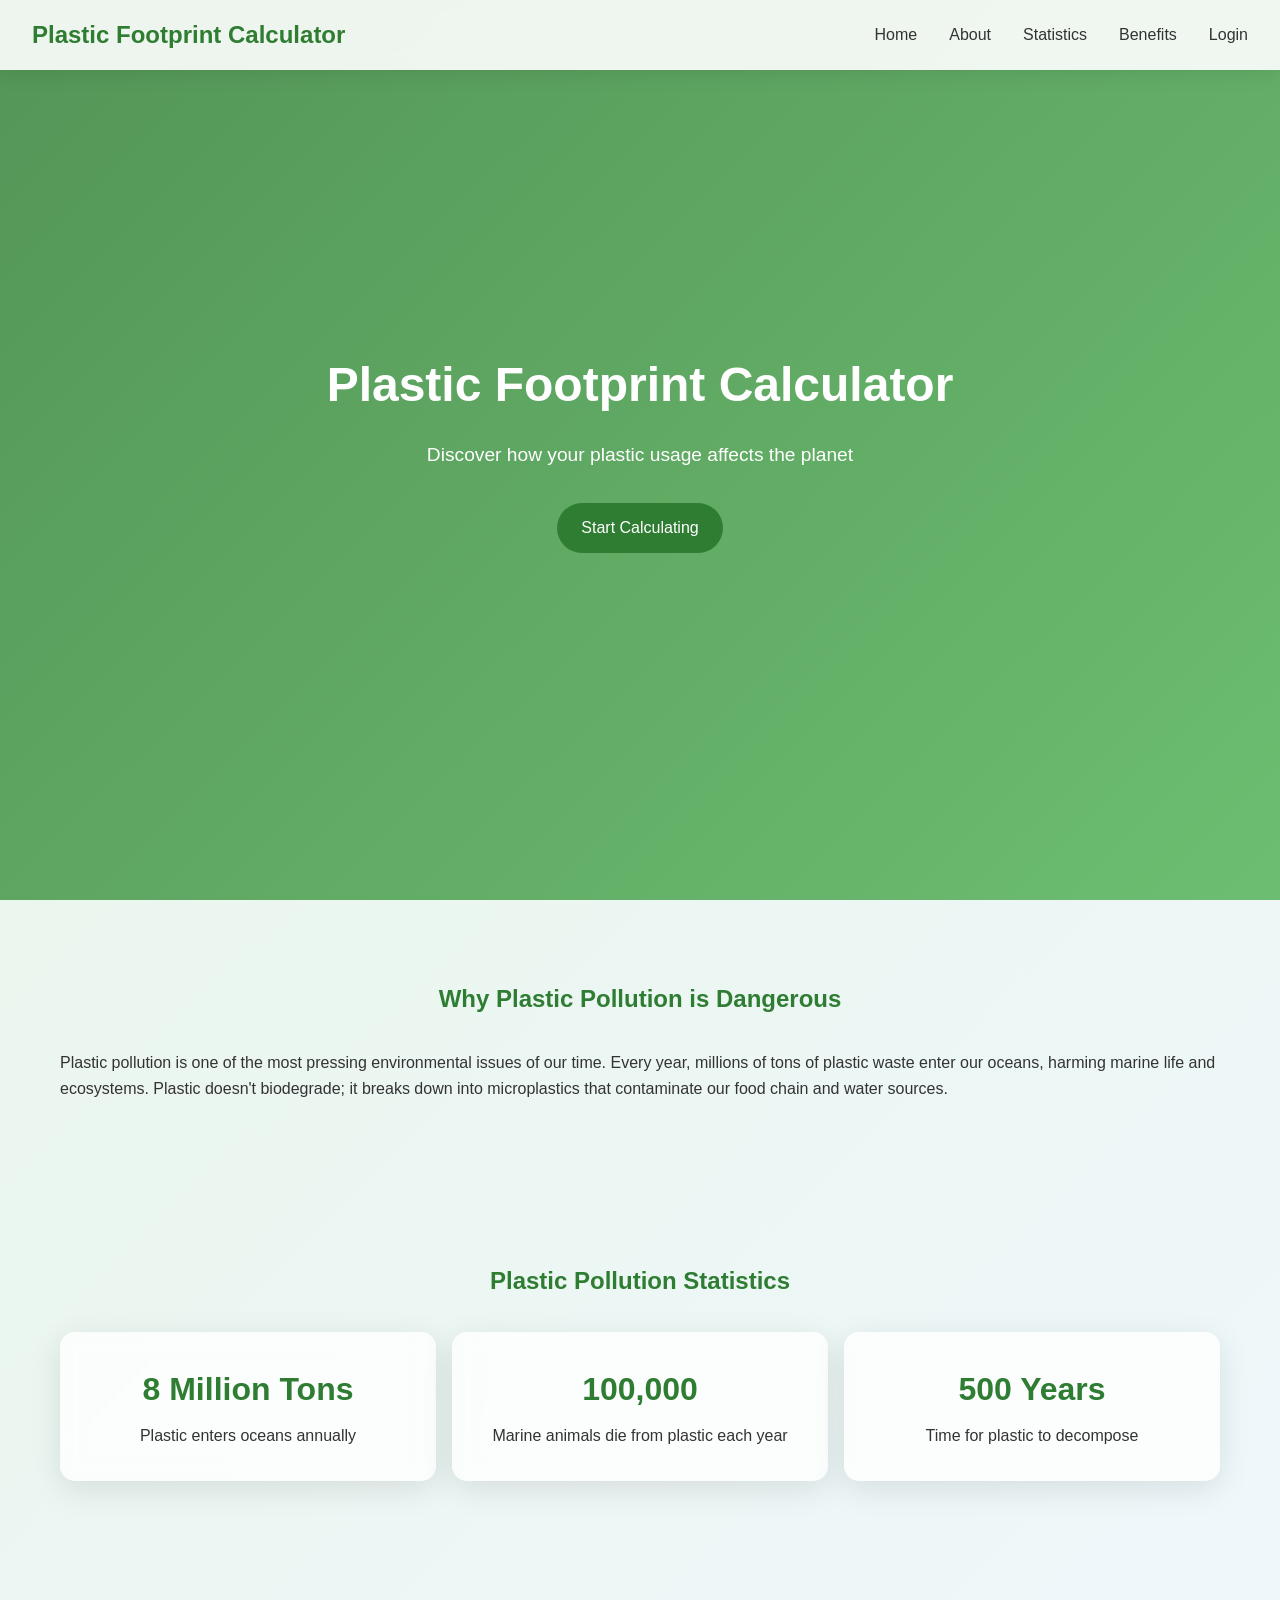
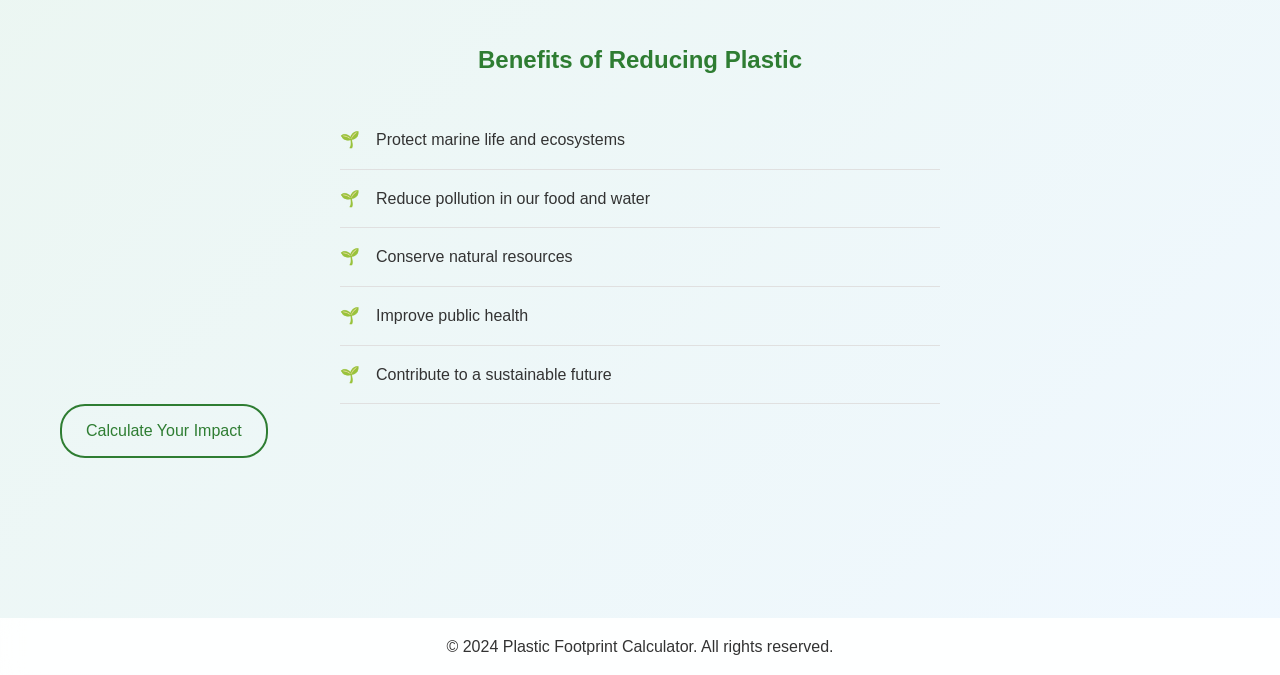
<file: index.html>
<!DOCTYPE html>
<html lang="en">
<head>
    <meta charset="UTF-8">
    <meta name="viewport" content="width=device-width, initial-scale=1.0">
    <title>Plastic Footprint Calculator - Home</title>
    <link rel="stylesheet" href="style.css">
</head>
<body>
    <header>
        <nav>
            <div class="logo">Plastic Footprint Calculator</div>
            <ul>
                <li><a href="#home">Home</a></li>
                <li><a href="#about">About</a></li>
                <li><a href="#stats">Statistics</a></li>
                <li><a href="#benefits">Benefits</a></li>
                <li><a href="login.html">Login</a></li>
            </ul>
        </nav>
    </header>

    <section id="home" class="hero">
        <div class="hero-content">
            <h1>Plastic Footprint Calculator</h1>
            <p>Discover how your plastic usage affects the planet</p>
            <a href="login.html" class="btn-primary">Start Calculating</a>
        </div>
    </section>

    <section id="about" class="section">
        <div class="container">
            <h2>Why Plastic Pollution is Dangerous</h2>
            <p>Plastic pollution is one of the most pressing environmental issues of our time. Every year, millions of tons of plastic waste enter our oceans, harming marine life and ecosystems. Plastic doesn't biodegrade; it breaks down into microplastics that contaminate our food chain and water sources.</p>
        </div>
    </section>

    <section id="stats" class="section">
        <div class="container">
            <h2>Plastic Pollution Statistics</h2>
            <div class="stats-grid">
                <div class="stat-card">
                    <h3>8 Million Tons</h3>
                    <p>Plastic enters oceans annually</p>
                </div>
                <div class="stat-card">
                    <h3>100,000</h3>
                    <p>Marine animals die from plastic each year</p>
                </div>
                <div class="stat-card">
                    <h3>500 Years</h3>
                    <p>Time for plastic to decompose</p>
                </div>
            </div>
        </div>
    </section>

    <section id="benefits" class="section">
        <div class="container">
            <h2>Benefits of Reducing Plastic</h2>
            <ul class="benefits-list">
                <li>Protect marine life and ecosystems</li>
                <li>Reduce pollution in our food and water</li>
                <li>Conserve natural resources</li>
                <li>Improve public health</li>
                <li>Contribute to a sustainable future</li>
            </ul>
            <a href="login.html" class="btn-secondary">Calculate Your Impact</a>
        </div>
    </section>

    <footer>
        <p>&copy; 2024 Plastic Footprint Calculator. All rights reserved.</p>
    </footer>

    <script src="https://cdnjs.cloudflare.com/ajax/libs/gsap/3.12.2/gsap.min.js"></script>
    <script>
        // Smooth scroll animations
        gsap.registerPlugin(ScrollTrigger);

        gsap.from(".hero-content", { duration: 1, y: 50, opacity: 0 });
        gsap.from(".section", { duration: 1, y: 50, opacity: 0, stagger: 0.2, scrollTrigger: ".section" });
    </script>
</body>
</html>
</file>
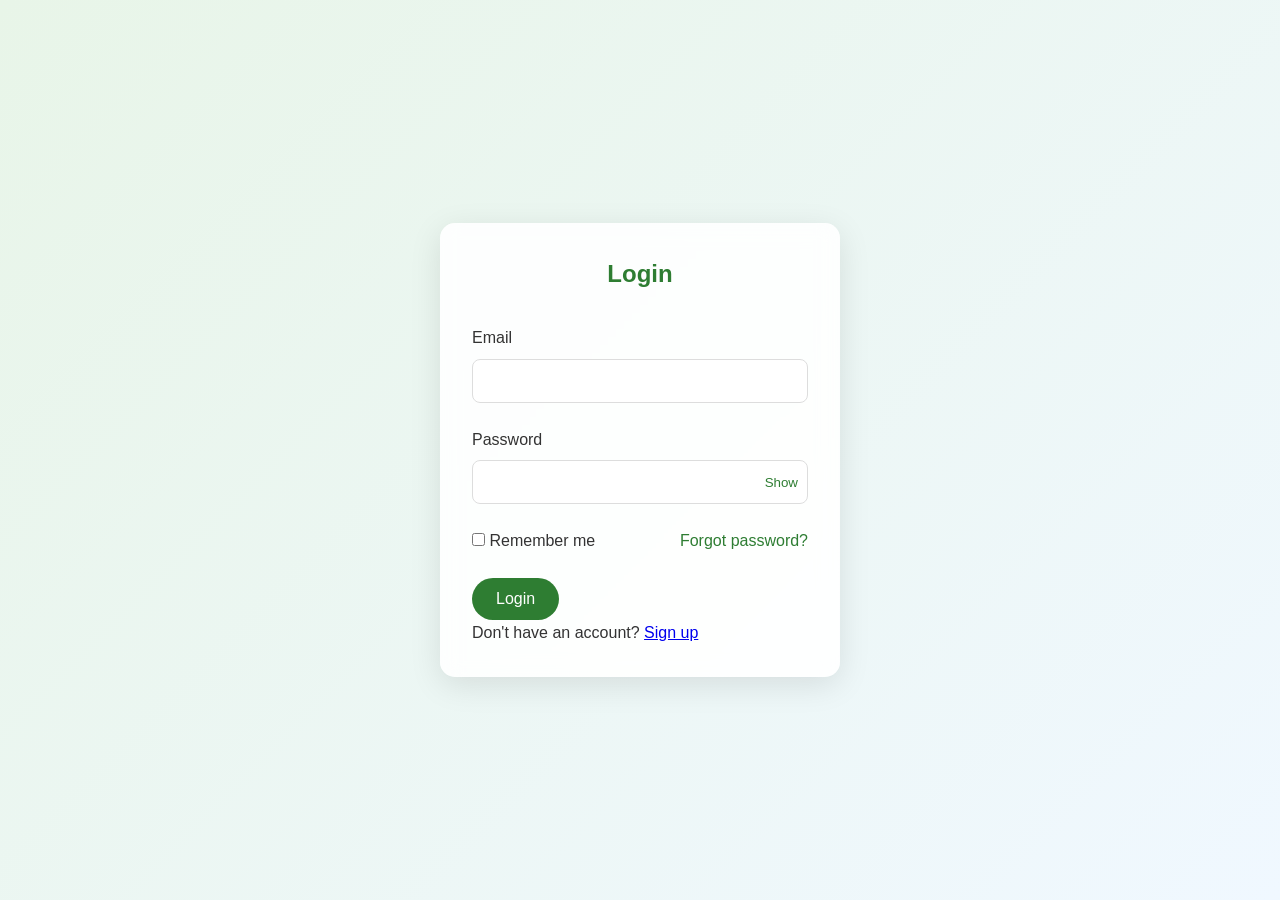
<file: calculator.html>
<!DOCTYPE html>
<html lang="en">
<head>
    <meta charset="UTF-8">
    <meta name="viewport" content="width=device-width, initial-scale=1.0">
    <title>Plastic Calculator - Plastic Footprint Calculator</title>
    <link rel="stylesheet" href="style.css">
</head>
<body>
    <div class="dashboard">
        <aside class="sidebar">
            <div class="sidebar-header">
                <h3>Plastic Footprint</h3>
            </div>
            <nav>
                <ul>
                    <li><a href="dashboard.html">Dashboard</a></li>
                    <li><a href="#calculator" class="active">Plastic Calculator</a></li>
                    <li><a href="profile.html">Profile</a></li>
                    <li><a href="#" id="logout">Logout</a></li>
                </ul>
            </nav>
        </aside>
        <main class="main-content">
            <header class="page-header">
                <h1>Plastic Calculator</h1>
            </header>
            <div class="calculator-form">
                <form id="plasticForm">
                    <div class="form-group">
                        <label for="bottles">Plastic bottles used per day</label>
                        <input type="number" id="bottles" min="0" value="0">
                    </div>
                    <div class="form-group">
                        <label for="bags">Plastic bags used per day</label>
                        <input type="number" id="bags" min="0" value="0">
                    </div>
                    <div class="form-group">
                        <label for="straws">Plastic straws used per day</label>
                        <input type="number" id="straws" min="0" value="0">
                    </div>
                    <div class="form-group">
                        <label for="containers">Plastic food containers per day</label>
                        <input type="number" id="containers" min="0" value="0">
                    </div>
                    <div class="form-group">
                        <label for="cups">Plastic cups per day</label>
                        <input type="number" id="cups" min="0" value="0">
                    </div>
                    <button type="submit" class="btn-primary">Calculate</button>
                </form>
            </div>
            <div class="results" id="results" style="display: none;">
                <h2>Your Plastic Footprint</h2>
                <div class="result-cards">
                    <div class="result-card">
                        <h3>Daily Usage</h3>
                        <p id="dailyResult">0 items</p>
                    </div>
                    <div class="result-card">
                        <h3>Monthly Usage</h3>
                        <p id="monthlyResult">0 items</p>
                    </div>
                    <div class="result-card">
                        <h3>Yearly Usage</h3>
                        <p id="yearlyResult">0 items</p>
                    </div>
                </div>
                <div class="impact">
                    <h3>Environmental Impact</h3>
                    <p id="impactText"></p>
                </div>
                <div class="progress-bar">
                    <div class="progress-fill" id="progressFill"></div>
                </div>
            </div>
        </main>
    </div>
    <script src="calculator.js"></script>
</body>
</html>
</file>
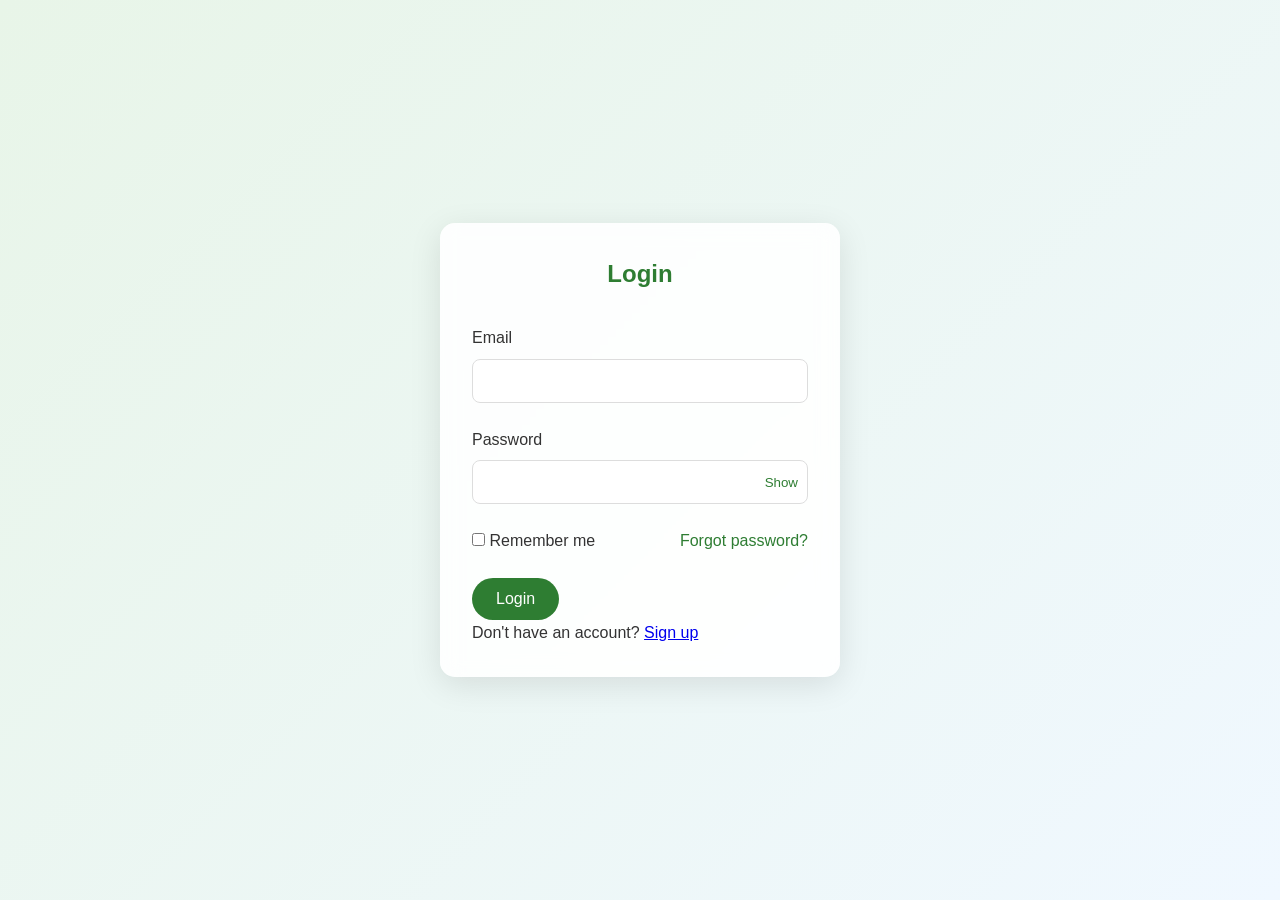
<file: login.html>
<!DOCTYPE html>
<html lang="en">
<head>
    <meta charset="UTF-8">
    <meta name="viewport" content="width=device-width, initial-scale=1.0">
    <title>Login - Plastic Footprint Calculator</title>
    <link rel="stylesheet" href="style.css">
</head>
<body>
    <div class="auth-container">
        <div class="auth-card">
            <h2>Login</h2>
            <form id="loginForm">
                <div class="form-group">
                    <label for="email">Email</label>
                    <input type="email" id="email" required>
                </div>
                <div class="form-group">
                    <label for="password">Password</label>
                    <div class="password-input">
                        <input type="password" id="password" required>
                        <button type="button" id="togglePassword" class="toggle-btn">Show</button>
                    </div>
                </div>
                <div class="form-options">
                    <label>
                        <input type="checkbox" id="rememberMe"> Remember me
                    </label>
                    <a href="#" class="forgot-link">Forgot password?</a>
                </div>
                <button type="submit" class="btn-primary">Login</button>
            </form>
            <p>Don't have an account? <a href="signup.html">Sign up</a></p>
        </div>
    </div>
    <script src="login.js"></script>
</body>
</html>
</file>
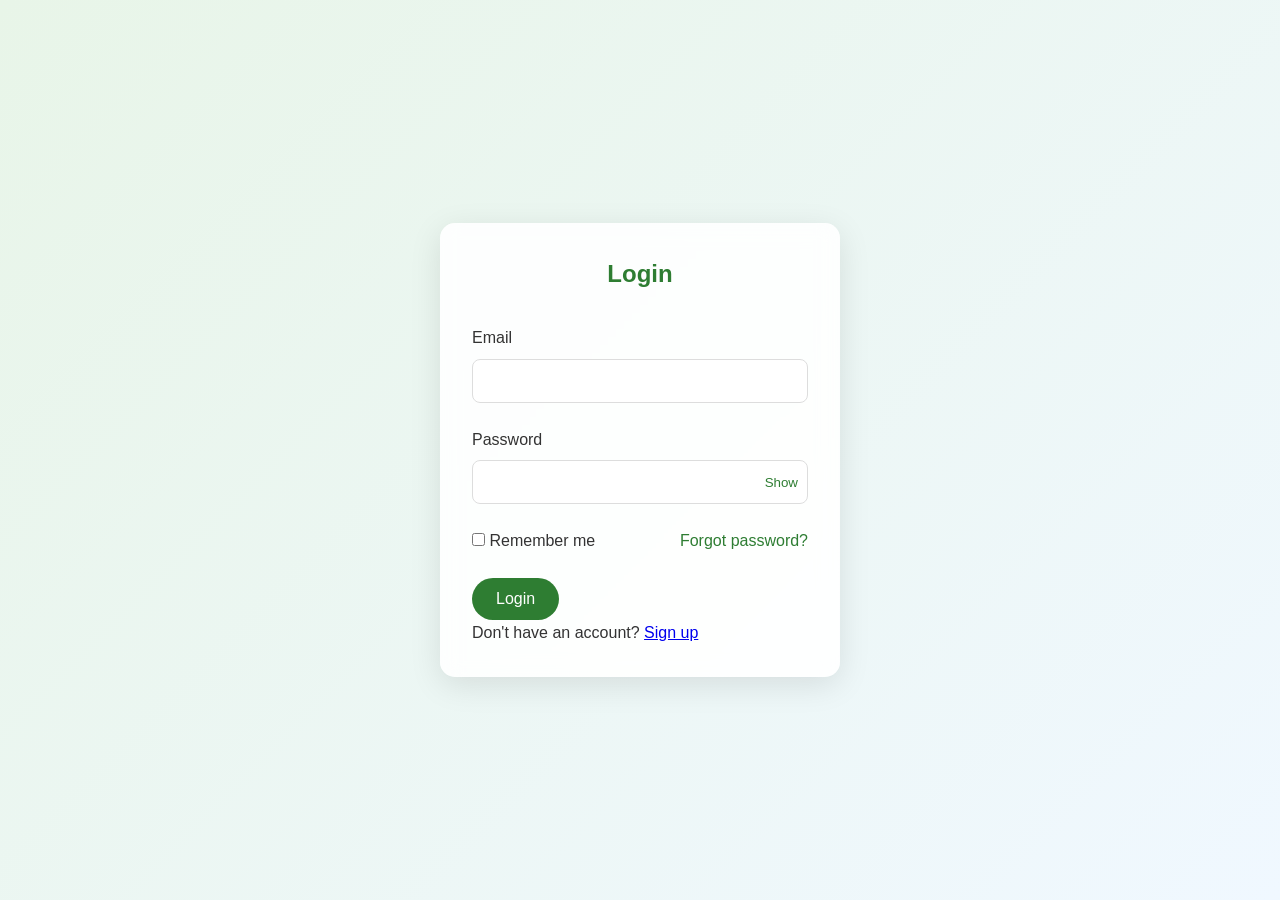
<file: profile.html>
<!DOCTYPE html>
<html lang="en">
<head>
    <meta charset="UTF-8">
    <meta name="viewport" content="width=device-width, initial-scale=1.0">
    <title>Profile - Plastic Footprint Calculator</title>
    <link rel="stylesheet" href="style.css">
</head>
<body>
    <div class="dashboard">
        <aside class="sidebar">
            <div class="sidebar-header">
                <h3>Plastic Footprint</h3>
            </div>
            <nav>
                <ul>
                    <li><a href="dashboard.html">Dashboard</a></li>
                    <li><a href="calculator.html">Plastic Calculator</a></li>
                    <li><a href="#profile" class="active">Profile</a></li>
                    <li><a href="#" id="logout">Logout</a></li>
                </ul>
            </nav>
        </aside>
        <main class="main-content">
            <header class="page-header">
                <h1>User Profile</h1>
            </header>
            <div class="profile-section">
                <div class="profile-photo">
                    <img id="profileImg" src="https://via.placeholder.com/150" alt="Profile Photo">
                    <input type="file" id="photoUpload" accept="image/*" style="display: none;">
                    <button id="changePhoto" class="btn-secondary">Change Photo</button>
                </div>
                <div class="profile-info">
                    <div class="form-group">
                        <label for="name">Name</label>
                        <input type="text" id="name" readonly>
                    </div>
                    <div class="form-group">
                        <label for="email">Email</label>
                        <input type="email" id="email" readonly>
                    </div>
                    <div class="form-group">
                        <label for="country">Country</label>
                        <input type="text" id="country" readonly>
                    </div>
                    <div class="form-group">
                        <label for="createdDate">Account Created</label>
                        <input type="text" id="createdDate" readonly>
                    </div>
                    <button id="editBtn" class="btn-primary">Edit Profile</button>
                    <button id="saveBtn" class="btn-primary" style="display: none;">Save Changes</button>
                    <button id="cancelBtn" class="btn-secondary" style="display: none;">Cancel</button>
                </div>
            </div>
            <div class="stats-section">
                <h2>Your Statistics</h2>
                <div class="stats-grid">
                    <div class="stat-card">
                        <h3>Monthly Plastic Usage</h3>
                        <p id="monthlyUsage">0 items</p>
                    </div>
                    <div class="stat-card">
                        <h3>Yearly Plastic Usage</h3>
                        <p id="yearlyUsage">0 items</p>
                    </div>
                    <div class="stat-card">
                        <h3>Eco Score</h3>
                        <p id="ecoScore">Calculating...</p>
                    </div>
                </div>
            </div>
            <div class="password-section">
                <h2>Change Password</h2>
                <form id="passwordForm">
                    <div class="form-group">
                        <label for="currentPassword">Current Password</label>
                        <input type="password" id="currentPassword" required>
                    </div>
                    <div class="form-group">
                        <label for="newPassword">New Password</label>
                        <input type="password" id="newPassword" required>
                    </div>
                    <div class="form-group">
                        <label for="confirmNewPassword">Confirm New Password</label>
                        <input type="password" id="confirmNewPassword" required>
                    </div>
                    <button type="submit" class="btn-primary">Change Password</button>
                </form>
            </div>
        </main>
    </div>
    <script src="profile.js"></script>
</body>
</html>
</file>
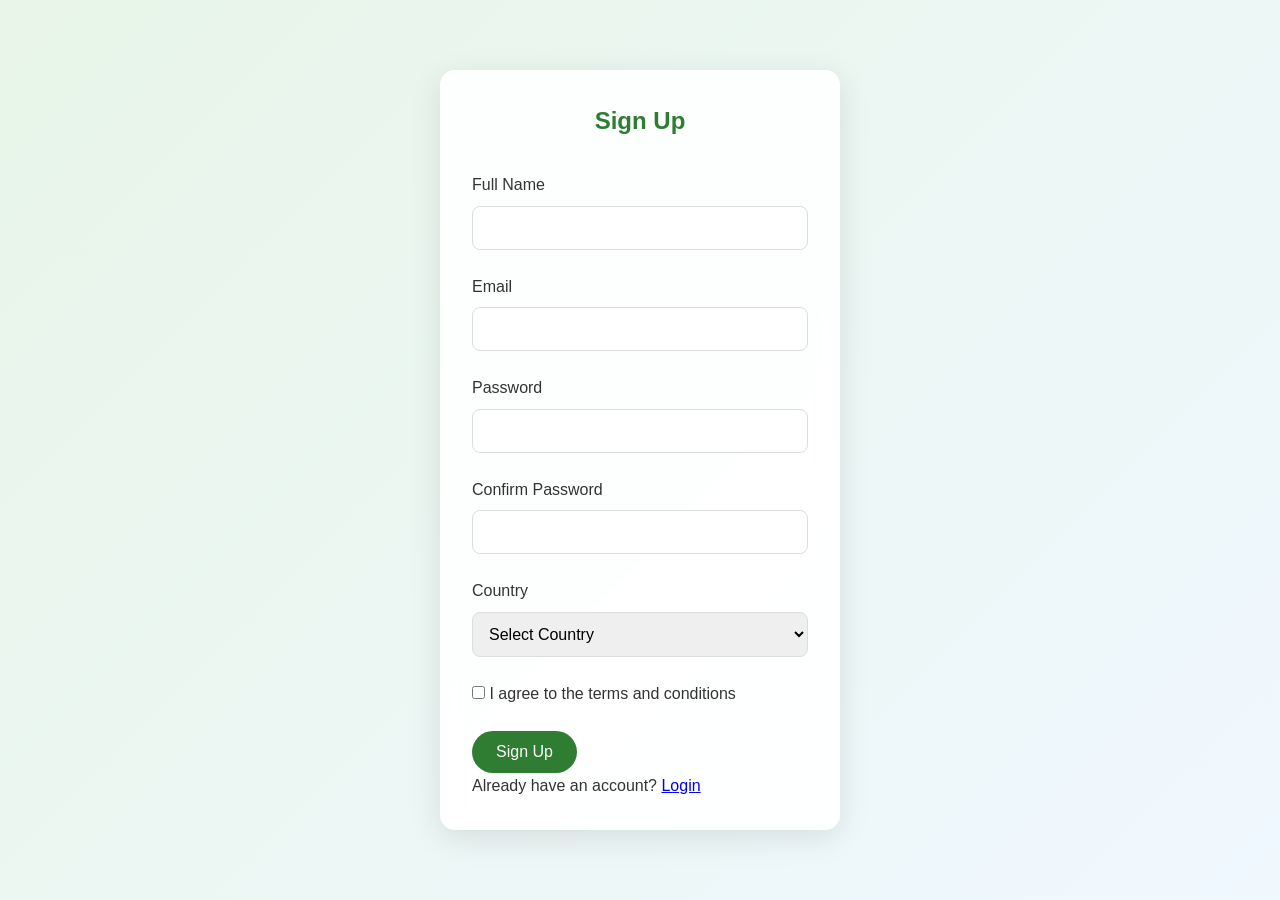
<file: signup.html>
<!DOCTYPE html>
<html lang="en">
<head>
    <meta charset="UTF-8">
    <meta name="viewport" content="width=device-width, initial-scale=1.0">
    <title>Sign Up - Plastic Footprint Calculator</title>
    <link rel="stylesheet" href="style.css">
</head>
<body>
    <div class="auth-container">
        <div class="auth-card">
            <h2>Sign Up</h2>
            <form id="signupForm">
                <div class="form-group">
                    <label for="fullName">Full Name</label>
                    <input type="text" id="fullName" required>
                </div>
                <div class="form-group">
                    <label for="email">Email</label>
                    <input type="email" id="email" required>
                </div>
                <div class="form-group">
                    <label for="password">Password</label>
                    <input type="password" id="password" required>
                </div>
                <div class="form-group">
                    <label for="confirmPassword">Confirm Password</label>
                    <input type="password" id="confirmPassword" required>
                </div>
                <div class="form-group">
                    <label for="country">Country</label>
                    <select id="country" required>
                        <option value="">Select Country</option>
                        <option value="US">United States</option>
                        <option value="CA">Canada</option>
                        <option value="UK">United Kingdom</option>
                        <!-- Add more countries as needed -->
                    </select>
                </div>
                <div class="form-options">
                    <label>
                        <input type="checkbox" id="agreeTerms" required> I agree to the terms and conditions
                    </label>
                </div>
                <button type="submit" class="btn-primary">Sign Up</button>
            </form>
            <p>Already have an account? <a href="login.html">Login</a></p>
        </div>
    </div>
    <script src="signup.js"></script>
</body>
</html>
</file>
<file: style.css>
/* Global Styles */
* {
    margin: 0;
    padding: 0;
    box-sizing: border-box;
}

body {
    font-family: 'Segoe UI', Tahoma, Geneva, Verdana, sans-serif;
    line-height: 1.6;
    color: #333;
    background: linear-gradient(135deg, #e8f5e8 0%, #f0f8ff 100%);
    min-height: 100vh;
}

.container {
    max-width: 1200px;
    margin: 0 auto;
    padding: 0 20px;
}

/* Header */
header {
    background: rgba(255, 255, 255, 0.9);
    backdrop-filter: blur(10px);
    box-shadow: 0 2px 20px rgba(0, 0, 0, 0.1);
    position: fixed;
    width: 100%;
    top: 0;
    z-index: 1000;
}

nav {
    display: flex;
    justify-content: space-between;
    align-items: center;
    padding: 1rem 2rem;
}

.logo {
    font-size: 1.5rem;
    font-weight: bold;
    color: #2e7d32;
}

nav ul {
    display: flex;
    list-style: none;
}

nav ul li {
    margin-left: 2rem;
}

nav ul li a {
    text-decoration: none;
    color: #333;
    transition: color 0.3s;
}

nav ul li a:hover {
    color: #2e7d32;
}

/* Hero Section */
.hero {
    height: 100vh;
    display: flex;
    align-items: center;
    justify-content: center;
    text-align: center;
    background: linear-gradient(135deg, rgba(46, 125, 50, 0.8) 0%, rgba(76, 175, 80, 0.8) 100%);
    color: white;
}

.hero-content h1 {
    font-size: 3rem;
    margin-bottom: 1rem;
}

.hero-content p {
    font-size: 1.2rem;
    margin-bottom: 2rem;
}

/* Buttons */
.btn-primary {
    background: #2e7d32;
    color: white;
    padding: 0.75rem 1.5rem;
    border: none;
    border-radius: 25px;
    cursor: pointer;
    font-size: 1rem;
    transition: all 0.3s;
    text-decoration: none;
    display: inline-block;
}

.btn-primary:hover {
    background: #1b5e20;
    transform: translateY(-2px);
    box-shadow: 0 4px 15px rgba(46, 125, 50, 0.3);
}

.btn-secondary {
    background: transparent;
    color: #2e7d32;
    border: 2px solid #2e7d32;
    padding: 0.75rem 1.5rem;
    border-radius: 25px;
    cursor: pointer;
    font-size: 1rem;
    transition: all 0.3s;
    text-decoration: none;
    display: inline-block;
}

.btn-secondary:hover {
    background: #2e7d32;
    color: white;
}

/* Sections */
.section {
    padding: 5rem 0;
}

.section h2 {
    text-align: center;
    margin-bottom: 2rem;
    color: #2e7d32;
}

/* Stats Grid */
.stats-grid {
    display: grid;
    grid-template-columns: repeat(auto-fit, minmax(250px, 1fr));
    gap: 2rem;
    margin-top: 2rem;
}

.stat-card {
    background: rgba(255, 255, 255, 0.8);
    backdrop-filter: blur(10px);
    padding: 2rem;
    border-radius: 15px;
    box-shadow: 0 8px 32px rgba(0, 0, 0, 0.1);
    text-align: center;
    transition: transform 0.3s;
}

.stat-card:hover {
    transform: translateY(-5px);
}

.stat-card h3 {
    font-size: 2rem;
    color: #2e7d32;
    margin-bottom: 0.5rem;
}

/* Benefits */
.benefits-list {
    list-style: none;
    padding: 0;
    max-width: 600px;
    margin: 0 auto;
}

.benefits-list li {
    padding: 1rem 0;
    border-bottom: 1px solid #e0e0e0;
}

.benefits-list li:before {
    content: "🌱";
    margin-right: 1rem;
}

/* Auth Pages */
.auth-container {
    display: flex;
    justify-content: center;
    align-items: center;
    min-height: 100vh;
    padding: 2rem;
}

.auth-card {
    background: rgba(255, 255, 255, 0.9);
    backdrop-filter: blur(10px);
    padding: 2rem;
    border-radius: 15px;
    box-shadow: 0 8px 32px rgba(0, 0, 0, 0.1);
    width: 100%;
    max-width: 400px;
}

.auth-card h2 {
    text-align: center;
    margin-bottom: 2rem;
    color: #2e7d32;
}

/* Forms */
.form-group {
    margin-bottom: 1.5rem;
}

.form-group label {
    display: block;
    margin-bottom: 0.5rem;
    font-weight: 500;
}

.form-group input,
.form-group select {
    width: 100%;
    padding: 0.75rem;
    border: 1px solid #ddd;
    border-radius: 8px;
    font-size: 1rem;
    transition: border-color 0.3s;
}

.form-group input:focus,
.form-group select:focus {
    outline: none;
    border-color: #2e7d32;
    box-shadow: 0 0 0 2px rgba(46, 125, 50, 0.2);
}

.password-input {
    position: relative;
}

.toggle-btn {
    position: absolute;
    right: 10px;
    top: 50%;
    transform: translateY(-50%);
    background: none;
    border: none;
    color: #2e7d32;
    cursor: pointer;
}

.form-options {
    display: flex;
    justify-content: space-between;
    align-items: center;
    margin-bottom: 1.5rem;
}

.forgot-link {
    color: #2e7d32;
    text-decoration: none;
}

.forgot-link:hover {
    text-decoration: underline;
}

/* Dashboard */
.dashboard {
    display: flex;
    min-height: 100vh;
}

.sidebar {
    width: 250px;
    background: rgba(255, 255, 255, 0.9);
    backdrop-filter: blur(10px);
    box-shadow: 2px 0 20px rgba(0, 0, 0, 0.1);
    padding: 2rem 0;
}

.sidebar-header {
    padding: 0 2rem;
    margin-bottom: 2rem;
}

.sidebar-header h3 {
    color: #2e7d32;
}

.sidebar nav ul {
    list-style: none;
    padding: 0;
}

.sidebar nav ul li {
    margin-bottom: 0.5rem;
}

.sidebar nav ul li a {
    display: block;
    padding: 0.75rem 2rem;
    text-decoration: none;
    color: #333;
    transition: all 0.3s;
}

.sidebar nav ul li a:hover,
.sidebar nav ul li a.active {
    background: #2e7d32;
    color: white;
}

.main-content {
    flex: 1;
    padding: 2rem;
}

.page-header {
    margin-bottom: 2rem;
}

.page-header h1 {
    color: #2e7d32;
}

/* Cards */
.card {
    background: rgba(255, 255, 255, 0.8);
    backdrop-filter: blur(10px);
    padding: 1.5rem;
    border-radius: 15px;
    box-shadow: 0 8px 32px rgba(0, 0, 0, 0.1);
    transition: transform 0.3s;
}

.card:hover {
    transform: translateY(-5px);
}

.card h3 {
    margin-bottom: 0.5rem;
    color: #2e7d32;
}

.dashboard-grid {
    display: grid;
    grid-template-columns: repeat(auto-fit, minmax(250px, 1fr));
    gap: 2rem;
    margin-bottom: 2rem;
}

/* Chart */
.chart-container {
    background: rgba(255, 255, 255, 0.8);
    backdrop-filter: blur(10px);
    padding: 2rem;
    border-radius: 15px;
    box-shadow: 0 8px 32px rgba(0, 0, 0, 0.1);
    margin-bottom: 2rem;
}

/* Tips */
.tips-section {
    background: rgba(255, 255, 255, 0.8);
    backdrop-filter: blur(10px);
    padding: 2rem;
    border-radius: 15px;
    box-shadow: 0 8px 32px rgba(0, 0, 0, 0.1);
    margin-bottom: 2rem;
}

.tips-section h2 {
    color: #2e7d32;
    margin-bottom: 1rem;
}

.tips-section ul {
    list-style: none;
    padding: 0;
}

.tips-section li {
    padding: 0.5rem 0;
}

.tips-section li:before {
    content: "💡";
    margin-right: 0.5rem;
}

/* Awareness Message */
.awareness-message {
    background: linear-gradient(135deg, #e8f5e8 0%, #f0f8ff 100%);
    padding: 2rem;
    border-radius: 15px;
    text-align: center;
    font-style: italic;
}

/* Calculator */
.calculator-form {
    background: rgba(255, 255, 255, 0.8);
    backdrop-filter: blur(10px);
    padding: 2rem;
    border-radius: 15px;
    box-shadow: 0 8px 32px rgba(0, 0, 0, 0.1);
    margin-bottom: 2rem;
    max-width: 500px;
}

/* Results */
.results {
    background: rgba(255, 255, 255, 0.8);
    backdrop-filter: blur(10px);
    padding: 2rem;
    border-radius: 15px;
    box-shadow: 0 8px 32px rgba(0, 0, 0, 0.1);
}

.result-cards {
    display: grid;
    grid-template-columns: repeat(auto-fit, minmax(200px, 1fr));
    gap: 1rem;
    margin-bottom: 2rem;
}

.result-card {
    text-align: center;
    padding: 1rem;
    background: #f8f9fa;
    border-radius: 10px;
}

.impact {
    margin-bottom: 2rem;
    text-align: center;
}

.progress-bar {
    width: 100%;
    height: 20px;
    background: #e0e0e0;
    border-radius: 10px;
    overflow: hidden;
}

.progress-fill {
    height: 100%;
    background: linear-gradient(90deg, #4caf50 0%, #ff9800 50%, #f44336 100%);
    width: 0%;
    transition: width 1s ease-in-out;
}

/* Profile */
.profile-section {
    display: flex;
    gap: 2rem;
    margin-bottom: 2rem;
    background: rgba(255, 255, 255, 0.8);
    backdrop-filter: blur(10px);
    padding: 2rem;
    border-radius: 15px;
    box-shadow: 0 8px 32px rgba(0, 0, 0, 0.1);
}

.profile-photo {
    text-align: center;
}

.profile-photo img {
    width: 150px;
    height: 150px;
    border-radius: 50%;
    object-fit: cover;
    margin-bottom: 1rem;
}

.profile-info {
    flex: 1;
}

.stats-section,
.password-section {
    background: rgba(255, 255, 255, 0.8);
    backdrop-filter: blur(10px);
    padding: 2rem;
    border-radius: 15px;
    box-shadow: 0 8px 32px rgba(0, 0, 0, 0.1);
    margin-bottom: 2rem;
}

.stats-grid {
    display: grid;
    grid-template-columns: repeat(auto-fit, minmax(200px, 1fr));
    gap: 1rem;
}

/* Footer */
footer {
    background: rgba(255, 255, 255, 0.9);
    backdrop-filter: blur(10px);
    text-align: center;
    padding: 1rem;
    margin-top: 5rem;
}

/* Responsive */
@media (max-width: 768px) {
    nav {
        flex-direction: column;
        padding: 1rem;
    }

    nav ul {
        margin-top: 1rem;
    }

    nav ul li {
        margin-left: 1rem;
    }

    .hero-content h1 {
        font-size: 2rem;
    }

    .dashboard {
        flex-direction: column;
    }

    .sidebar {
        width: 100%;
        order: 2;
    }

    .sidebar nav ul li a {
        padding: 0.75rem 1rem;
    }

    .profile-section {
        flex-direction: column;
        text-align: center;
    }

    .stats-grid {
        grid-template-columns: 1fr;
    }

    .dashboard-grid {
        grid-template-columns: 1fr;
    }

    .result-cards {
        grid-template-columns: 1fr;
    }
}
</file>
